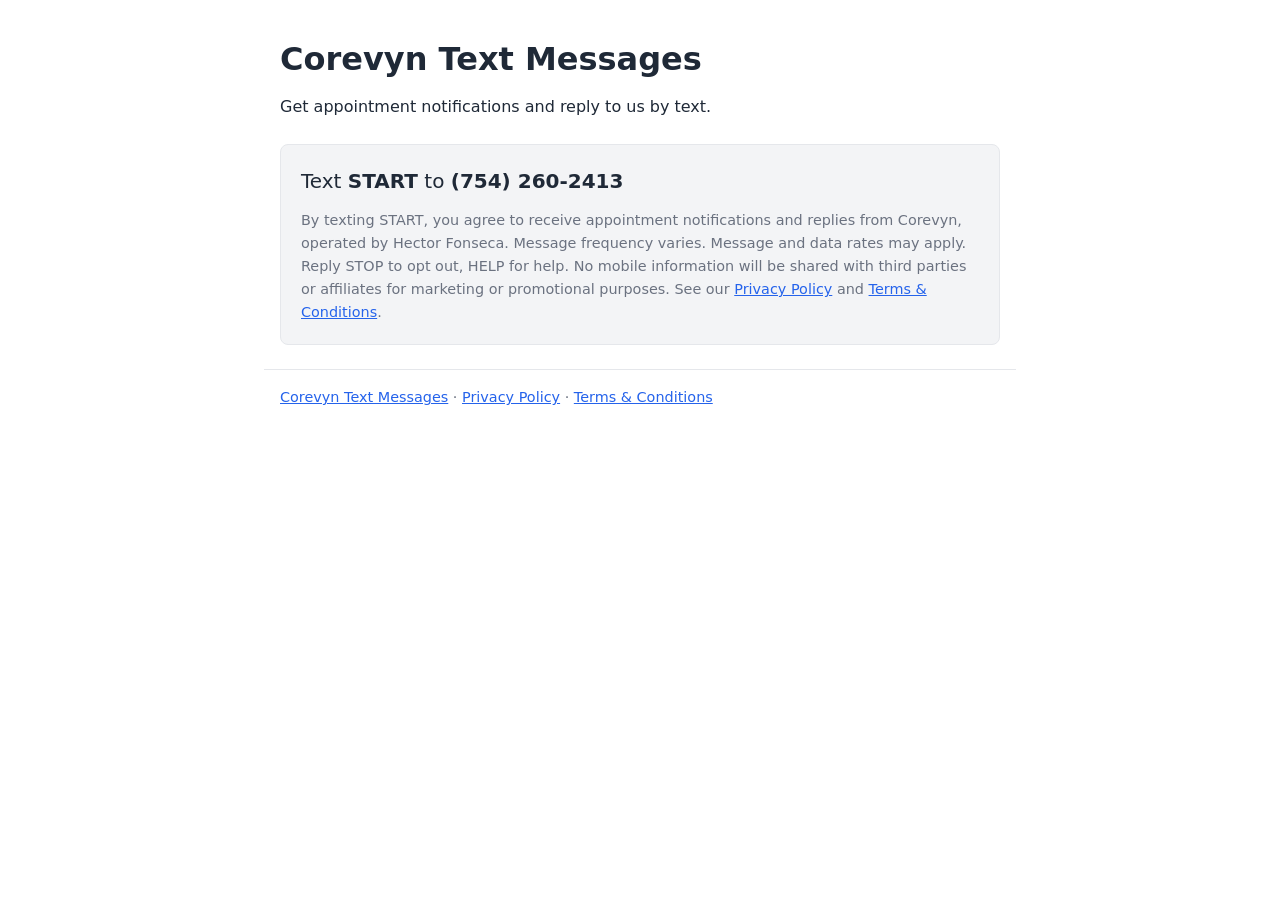
<file: index.html>
<!doctype html>
<html lang="en">
<head>
  <meta charset="utf-8">
  <meta name="viewport" content="width=device-width, initial-scale=1">
  <title>Corevyn Text Messages</title>
  <link rel="stylesheet" href="style.css">
</head>
<body>
  <main>
    <h1>Corevyn Text Messages</h1>
    <p>Get appointment notifications and reply to us by text.</p>

    <div class="cta">
      <p class="cta-line">Text <strong>START</strong> to <strong>(754) 260-2413</strong></p>
      <p class="disclosure">By texting START, you agree to receive appointment notifications and replies
        from Corevyn, operated by Hector Fonseca. Message frequency varies. Message and data rates
        may apply. Reply STOP to opt out, HELP for help. No mobile information will be shared with
        third parties or affiliates for marketing or promotional purposes. See our
        <a href="privacy.html">Privacy Policy</a> and <a href="terms.html">Terms &amp; Conditions</a>.</p>
    </div>
  </main>
  <footer>
    <a href="index.html">Corevyn Text Messages</a> ·
    <a href="privacy.html">Privacy Policy</a> ·
    <a href="terms.html">Terms &amp; Conditions</a>
  </footer>
</body>
</html>
</file>
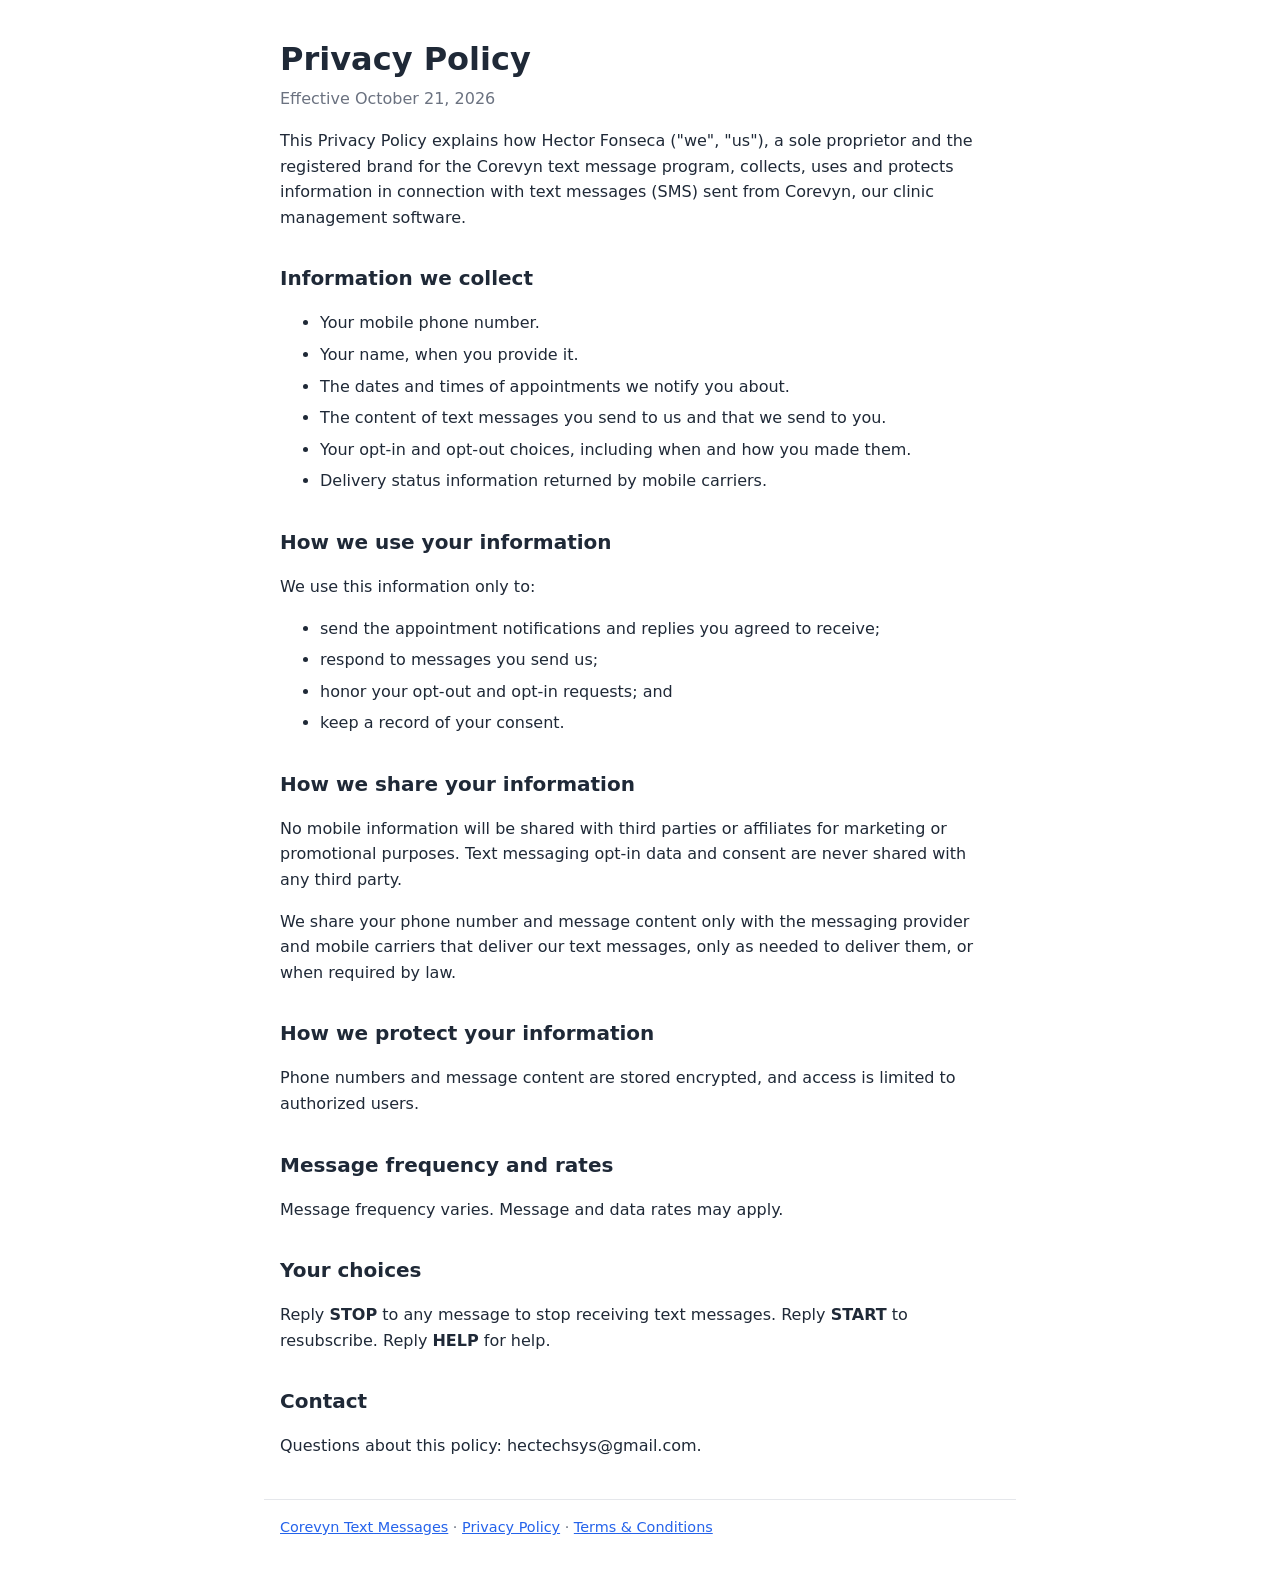
<file: privacy.html>
<!doctype html>
<html lang="en">
<head>
  <meta charset="utf-8">
  <meta name="viewport" content="width=device-width, initial-scale=1">
  <title>Privacy Policy</title>
  <link rel="stylesheet" href="style.css">
</head>
<body>
  <main>
    <h1>Privacy Policy</h1>
    <p class="meta">Effective October 21, 2026</p>

    <p>This Privacy Policy explains how Hector Fonseca ("we", "us"), a sole proprietor and the
      registered brand for the Corevyn text message program, collects, uses and protects information
      in connection with text messages (SMS) sent from Corevyn, our clinic management software.</p>

    <h2>Information we collect</h2>
    <ul>
      <li>Your mobile phone number.</li>
      <li>Your name, when you provide it.</li>
      <li>The dates and times of appointments we notify you about.</li>
      <li>The content of text messages you send to us and that we send to you.</li>
      <li>Your opt-in and opt-out choices, including when and how you made them.</li>
      <li>Delivery status information returned by mobile carriers.</li>
    </ul>

    <h2>How we use your information</h2>
    <p>We use this information only to:</p>
    <ul>
      <li>send the appointment notifications and replies you agreed to receive;</li>
      <li>respond to messages you send us;</li>
      <li>honor your opt-out and opt-in requests; and</li>
      <li>keep a record of your consent.</li>
    </ul>

    <h2>How we share your information</h2>
    <p>No mobile information will be shared with third parties or affiliates for marketing or promotional
      purposes. Text messaging opt-in data and consent are never shared with any third party.</p>
    <p>We share your phone number and message content only with the messaging provider and mobile
      carriers that deliver our text messages, only as needed to deliver them, or when required by law.</p>

    <h2>How we protect your information</h2>
    <p>Phone numbers and message content are stored encrypted, and access is limited to authorized users.</p>

    <h2>Message frequency and rates</h2>
    <p>Message frequency varies. Message and data rates may apply.</p>

    <h2>Your choices</h2>
    <p>Reply <strong>STOP</strong> to any message to stop receiving text messages. Reply <strong>START</strong>
      to resubscribe. Reply <strong>HELP</strong> for help.</p>

    <h2>Contact</h2>
    <p>Questions about this policy: hectechsys@gmail.com.</p>
  </main>
  <footer>
    <a href="index.html">Corevyn Text Messages</a> ·
    <a href="privacy.html">Privacy Policy</a> ·
    <a href="terms.html">Terms &amp; Conditions</a>
  </footer>
</body>
</html>
</file>
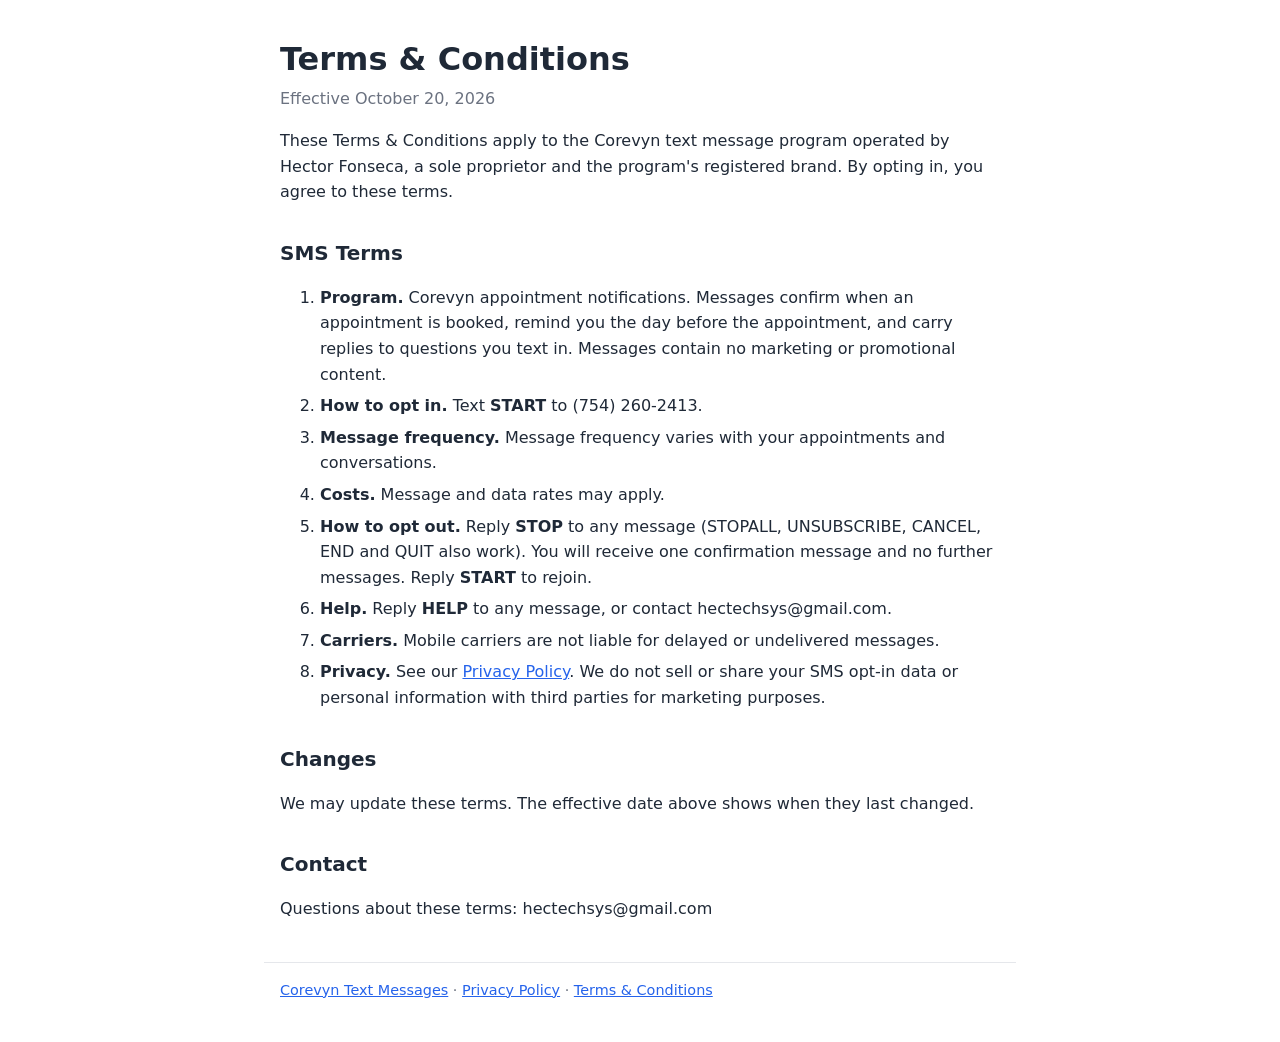
<file: terms.html>
<!doctype html>
<html lang="en">
<head>
  <meta charset="utf-8">
  <meta name="viewport" content="width=device-width, initial-scale=1">
  <title>Terms &amp; Conditions</title>
  <link rel="stylesheet" href="style.css">
</head>
<body>
  <main>
    <h1>Terms &amp; Conditions</h1>
    <p class="meta">Effective October 20, 2026</p>

    <p>These Terms &amp; Conditions apply to the Corevyn text message program operated by
      Hector Fonseca, a sole proprietor and the program's registered brand. By opting in,
      you agree to these terms.</p>

    <h2>SMS Terms</h2>
    <ol>
      <li><strong>Program.</strong> Corevyn appointment notifications. Messages confirm when an appointment
        is booked, remind you the day before the appointment, and carry replies to questions you text in.
        Messages contain no marketing or promotional content.</li>
      <li><strong>How to opt in.</strong> Text <strong>START</strong> to (754) 260-2413.</li>
      <li><strong>Message frequency.</strong> Message frequency varies with your appointments and conversations.</li>
      <li><strong>Costs.</strong> Message and data rates may apply.</li>
      <li><strong>How to opt out.</strong> Reply <strong>STOP</strong> to any message (STOPALL, UNSUBSCRIBE,
        CANCEL, END and QUIT also work). You will receive one confirmation message and no further messages.
        Reply <strong>START</strong> to rejoin.</li>
      <li><strong>Help.</strong> Reply <strong>HELP</strong> to any message, or contact hectechsys@gmail.com.</li>
      <li><strong>Carriers.</strong> Mobile carriers are not liable for delayed or undelivered messages.</li>
      <li><strong>Privacy.</strong> See our <a href="privacy.html">Privacy Policy</a>. We do not sell or share
        your SMS opt-in data or personal information with third parties for marketing purposes.</li>
    </ol>

    <h2>Changes</h2>
    <p>We may update these terms. The effective date above shows when they last changed.</p>

    <h2>Contact</h2>
    <p>Questions about these terms: hectechsys@gmail.com</p>
  </main>
  <footer>
    <a href="index.html">Corevyn Text Messages</a> ·
    <a href="privacy.html">Privacy Policy</a> ·
    <a href="terms.html">Terms &amp; Conditions</a>
  </footer>
</body>
</html>
</file>
<file: style.css>
:root {
  --bg: #ffffff;
  --text: #1f2937;
  --muted: #6b7280;
  --link: #2563eb;
  --panel: #f3f4f6;
  --border: #e5e7eb;
}

@media (prefers-color-scheme: dark) {
  :root {
    --bg: #111827;
    --text: #e5e7eb;
    --muted: #9ca3af;
    --link: #60a5fa;
    --panel: #1f2937;
    --border: #374151;
  }
}

body {
  margin: 0;
  background: var(--bg);
  color: var(--text);
  font: 16px/1.6 system-ui, -apple-system, "Segoe UI", Roboto, sans-serif;
}

main,
footer {
  max-width: 720px;
  margin: 0 auto;
  padding: 0 16px;
}

main {
  padding-top: 40px;
  padding-bottom: 24px;
}

h1 {
  font-size: 2rem;
  line-height: 1.2;
  margin: 0 0 8px;
}

h2 {
  font-size: 1.25rem;
  margin: 32px 0 8px;
}

a {
  color: var(--link);
}

li {
  margin-bottom: 6px;
}

.meta {
  color: var(--muted);
  margin-top: 0;
}

.cta {
  background: var(--panel);
  border: 1px solid var(--border);
  border-radius: 8px;
  padding: 20px;
  margin-top: 24px;
}

.cta-line {
  font-size: 1.25rem;
  margin: 0 0 12px;
}

.disclosure {
  color: var(--muted);
  font-size: 0.9rem;
  margin: 0;
}

footer {
  border-top: 1px solid var(--border);
  color: var(--muted);
  font-size: 0.9rem;
  padding-top: 16px;
  padding-bottom: 40px;
}
</file>
